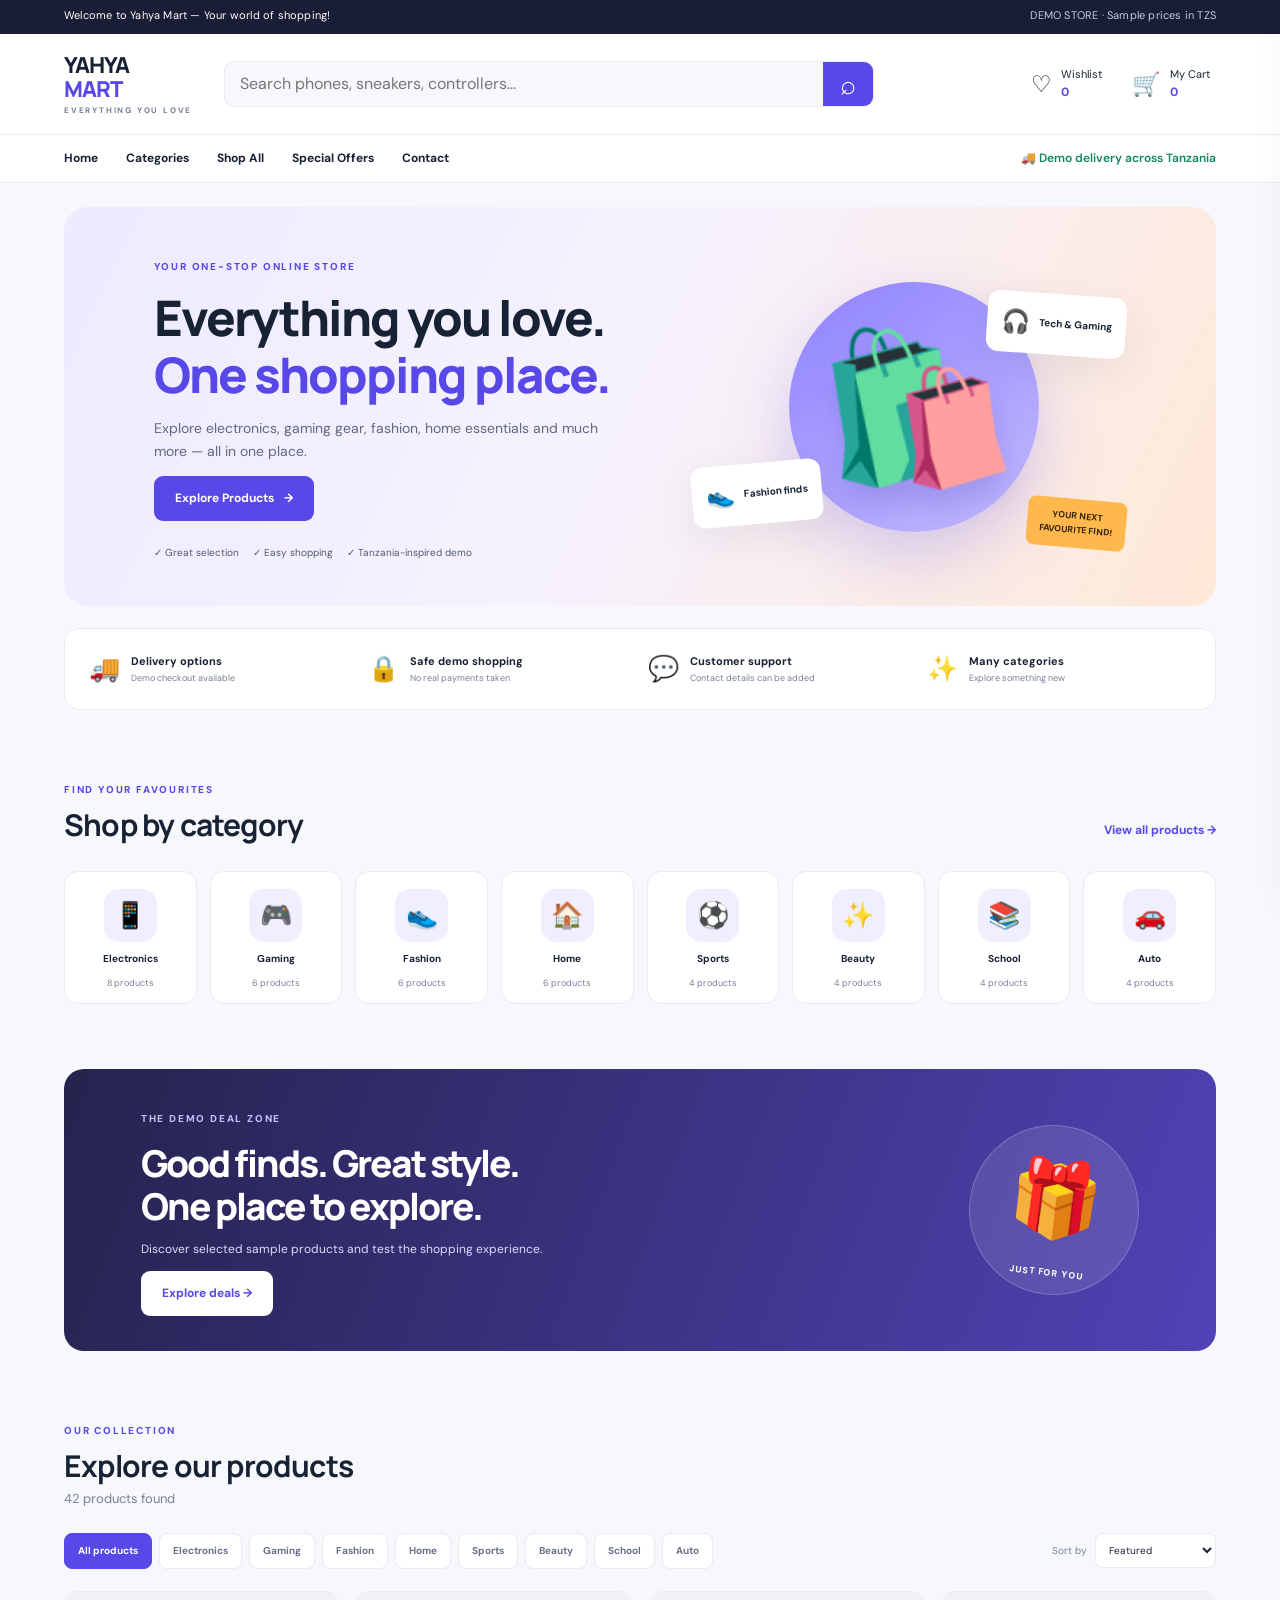
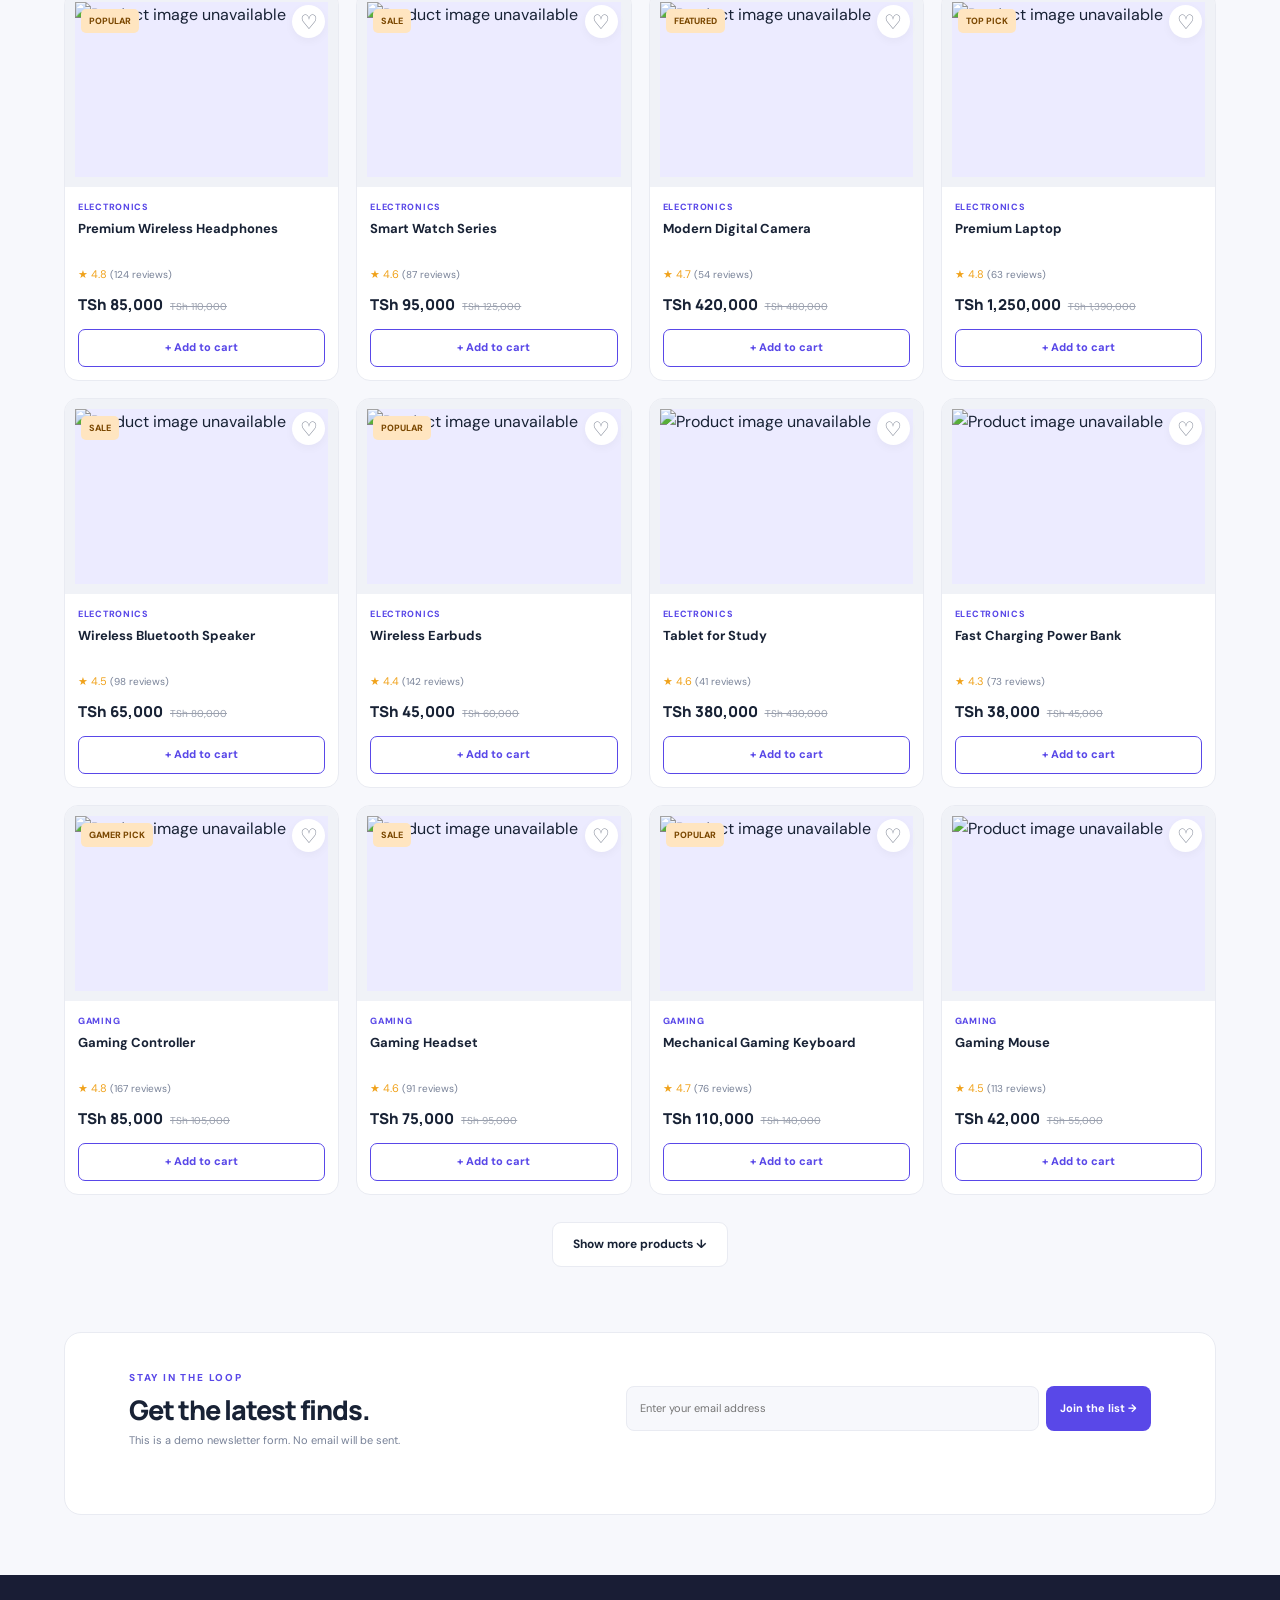
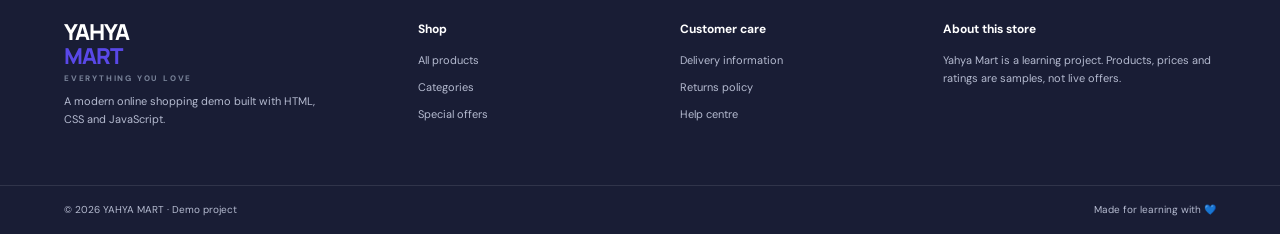
<file: index.html>
<!DOCTYPE html>
<html lang="en">
<head>
    <meta charset="UTF-8">
    <meta name="viewport" content="width=device-width, initial-scale=1.0">
    <meta name="description" content="Shop electronics, gaming, fashion, home essentials and more at Yahya Mart.">
    <title>YAHYA MART | Everything You Love</title>
    <link rel="stylesheet" href="style.css">
    <script src="script.js" defer></script>
</head>
<body>
    <div class="top-strip">
        Welcome to Yahya Mart — Your world of shopping!
        <span>DEMO STORE · Sample prices in TZS</span>
    </div>

    <header class="site-header">
        <a class="logo" href="#home">YAHYA<span>MART</span><small>EVERYTHING YOU LOVE</small></a>

        <form class="search-box" id="searchForm">
            <input id="searchInput" type="search" placeholder="Search phones, sneakers, controllers..." aria-label="Search products">
            <button type="submit" aria-label="Search">⌕</button>
        </form>

        <div class="header-actions">
            <button class="header-action" id="wishlistButton" type="button">
                <span>♡</span><small>Wishlist <b id="wishlistCount">0</b></small>
            </button>
            <button class="header-action" id="cartButton" type="button">
                <span>🛒</span><small>My Cart <b id="cartCount">0</b></small>
            </button>
        </div>
    </header>

    <nav class="main-nav">
        <a href="#home">Home</a>
        <a href="#categories">Categories</a>
        <a href="#products">Shop All</a>
        <a href="#deals">Special Offers</a>
        <a href="#footer">Contact</a>
        <span>🚚 Demo delivery across Tanzania</span>
    </nav>

    <main id="home">
        <section class="hero">
            <div class="hero-copy">
                <span class="eyebrow">YOUR ONE-STOP ONLINE STORE</span>
                <h1>Everything you love.<br><span>One shopping place.</span></h1>
                <p>Explore electronics, gaming gear, fashion, home essentials and much more — all in one place.</p>
                <a class="primary-button" href="#products">Explore Products <span>→</span></a>
                <div class="hero-benefits">
                    <span>✓ Great selection</span>
                    <span>✓ Easy shopping</span>
                    <span>✓ Tanzania-inspired demo</span>
                </div>
            </div>
            <div class="hero-art">
                <div class="hero-circle"></div>
                <div class="floating-card card-one">🎧<span>Tech & Gaming</span></div>
                <div class="floating-card card-two">👟<span>Fashion finds</span></div>
                <div class="hero-emoji">🛍️</div>
                <div class="hero-tag">YOUR NEXT<br>FAVOURITE FIND!</div>
            </div>
        </section>

        <section class="trust-row">
            <div><span>🚚</span><p><b>Delivery options</b><small>Demo checkout available</small></p></div>
            <div><span>🔒</span><p><b>Safe demo shopping</b><small>No real payments taken</small></p></div>
            <div><span>💬</span><p><b>Customer support</b><small>Contact details can be added</small></p></div>
            <div><span>✨</span><p><b>Many categories</b><small>Explore something new</small></p></div>
        </section>

        <section class="section" id="categories">
            <div class="section-heading">
                <div><span class="eyebrow">FIND YOUR FAVOURITES</span><h2>Shop by category</h2></div>
                <button class="text-button" id="allCategoriesButton" type="button">View all products →</button>
            </div>
            <div class="category-grid" id="categoryGrid"></div>
        </section>

        <section class="deal-banner" id="deals">
            <div>
                <span class="eyebrow">THE DEMO DEAL ZONE</span>
                <h2>Good finds. Great style.<br>One place to explore.</h2>
                <p>Discover selected sample products and test the shopping experience.</p>
                <button class="light-button" id="dealsButton" type="button">Explore deals →</button>
            </div>
            <div class="deal-visual">🎁<span>JUST FOR YOU</span></div>
        </section>

        <section class="section" id="products">
            <div class="section-heading">
                <div><span class="eyebrow">OUR COLLECTION</span><h2 id="productHeading">Explore our products</h2><p class="muted" id="resultCount"></p></div>
            </div>

            <div class="shop-controls">
                <div class="filter-tabs" id="filterTabs">
                    <button class="filter-tab active" data-category="All" type="button">All products</button>
                    <button class="filter-tab" data-category="Electronics" type="button">Electronics</button>
                    <button class="filter-tab" data-category="Gaming" type="button">Gaming</button>
                    <button class="filter-tab" data-category="Fashion" type="button">Fashion</button>
                    <button class="filter-tab" data-category="Home" type="button">Home</button>
                    <button class="filter-tab" data-category="Sports" type="button">Sports</button>
                    <button class="filter-tab" data-category="Beauty" type="button">Beauty</button>
                    <button class="filter-tab" data-category="School" type="button">School</button>
                    <button class="filter-tab" data-category="Auto" type="button">Auto</button>
                </div>

                <div class="sort-control">
                    <label for="sortSelect">Sort by</label>
                    <select id="sortSelect">
                        <option value="featured">Featured</option>
                        <option value="low">Price: low to high</option>
                        <option value="high">Price: high to low</option>
                        <option value="rating">Top rated</option>
                        <option value="name">Name: A–Z</option>
                    </select>
                </div>
            </div>

            <div class="product-grid" id="productGrid"></div>
            <div class="empty-state hidden" id="emptyState">
                <span>🔎</span><h3>No products found</h3><p>Try another search or category.</p>
                <button class="primary-button" id="resetFiltersButton" type="button">Show all products</button>
            </div>
            <button class="outline-button load-more-button" id="loadMoreButton" type="button">Show more products ↓</button>
        </section>

        <section class="newsletter">
            <div><span class="eyebrow">STAY IN THE LOOP</span><h2>Get the latest finds.</h2><p>This is a demo newsletter form. No email will be sent.</p></div>
            <form id="newsletterForm"><input type="email" id="newsletterEmail" placeholder="Enter your email address" required><button type="submit">Join the list →</button></form>
            <p class="newsletter-status" id="newsletterStatus" role="status"></p>
        </section>
    </main>

    <footer id="footer">
        <div class="footer-main">
            <div class="footer-brand">
                <a class="logo" href="#home">YAHYA<span>MART</span><small>EVERYTHING YOU LOVE</small></a>
                <p>A modern online shopping demo built with HTML, CSS and JavaScript.</p>
            </div>
            <div><h3>Shop</h3><a href="#products">All products</a><a href="#categories">Categories</a><a href="#deals">Special offers</a></div>
            <div><h3>Customer care</h3><a href="#footer">Delivery information</a><a href="#footer">Returns policy</a><a href="#footer">Help centre</a></div>
            <div><h3>About this store</h3><p>Yahya Mart is a learning project. Products, prices and ratings are samples, not live offers.</p></div>
        </div>
        <div class="footer-bottom"><span>© 2026 YAHYA MART · Demo project</span><span>Made for learning with 💙</span></div>
    </footer>

    <!-- Shopping cart drawer -->
    <div class="overlay" id="cartOverlay"></div>
    <aside class="side-drawer" id="cartDrawer" aria-label="Shopping cart" aria-hidden="true">
        <div class="drawer-heading"><div><span class="eyebrow">YOUR SHOPPING</span><h2>My cart <span id="drawerCartCount">(0)</span></h2></div><button class="close-button" data-close="cart" type="button" aria-label="Close cart">×</button></div>
        <div class="drawer-items" id="cartItems"></div>
        <div class="cart-footer">
            <div class="total-line"><span>Subtotal</span><strong id="cartSubtotal">TZS 0</strong></div>
            <p class="muted">Delivery is estimated during demo checkout.</p>
            <button class="primary-button full-button" id="checkoutButton" type="button">Proceed to checkout →</button>
            <button class="outline-button full-button" id="continueShoppingButton" type="button">Continue shopping</button>
        </div>
    </aside>

    <!-- Product details modal -->
    <div class="modal-overlay" id="productModal" role="dialog" aria-modal="true" aria-labelledby="modalTitle">
        <div class="modal-card product-modal-card">
            <button class="close-button modal-close" data-close="product" type="button" aria-label="Close">×</button>
            <div id="productModalContent"></div>
        </div>
    </div>

    <!-- Checkout modal -->
    <div class="modal-overlay" id="checkoutModal" role="dialog" aria-modal="true" aria-labelledby="checkoutTitle">
        <div class="modal-card checkout-card">
            <button class="close-button modal-close" data-close="checkout" type="button" aria-label="Close">×</button>
            <span class="eyebrow">DEMO ORDER</span>
            <h2 id="checkoutTitle">Checkout</h2>
            <p class="muted">Enter sample details to test the checkout flow. Do not enter sensitive or real payment information.</p>
            <form id="checkoutForm">
                <div class="form-row"><div class="form-group"><label for="customerName">Full name</label><input id="customerName" name="name" required minlength="2" placeholder="Your name"></div><div class="form-group"><label for="customerPhone">Phone number</label><input id="customerPhone" name="phone" type="tel" required placeholder="07XX XXX XXX"></div></div>
                <div class="form-group"><label for="customerEmail">Email address</label><input id="customerEmail" name="email" type="email" required placeholder="you@example.com"></div>
                <div class="form-row"><div class="form-group"><label for="customerRegion">Region</label><select id="customerRegion" name="region" required><option value="">Choose region</option><option>Dar es Salaam</option><option>Dodoma</option><option>Mbeya</option><option>Rukwa</option><option>Arusha</option><option>Mwanza</option><option>Morogoro</option><option>Iringa</option><option>Kilimanjaro</option><option>Other Tanzania region</option></select></div><div class="form-group"><label for="deliveryMethod">Delivery method</label><select id="deliveryMethod" name="delivery" required><option value="Standard delivery">Standard delivery</option><option value="Express delivery">Express delivery (demo)</option><option value="Pickup">Pickup (demo)</option></select></div></div>
                <div class="form-group"><label for="deliveryAddress">Delivery address</label><textarea id="deliveryAddress" name="address" rows="3" required minlength="5" placeholder="Enter a sample delivery address"></textarea></div>
                <div class="checkout-summary"><span>Order subtotal</span><strong id="checkoutSubtotal">TZS 0</strong></div>
                <div class="demo-warning">🔒 Demo only: no payment is collected and no real order is sent.</div>
                <button class="primary-button full-button" type="submit">Place demo order →</button>
            </form>
        </div>
    </div>

    <!-- Order confirmation -->
    <div class="modal-overlay" id="successModal" role="dialog" aria-modal="true" aria-labelledby="successTitle">
        <div class="modal-card success-card">
            <div class="success-icon">✓</div><span class="eyebrow">DEMO COMPLETE</span>
            <h2 id="successTitle">Order placed!</h2>
            <p id="successMessage">Your sample order has been created in this browser.</p>
            <div class="order-number" id="orderNumber"></div>
            <button class="primary-button full-button" id="finishOrderButton" type="button">Back to store</button>
        </div>
    </div> 

  <div class="toast" id="toast" role="status" aria-live="polite"></div>
  <script src="stock-checkout.js"></script>
</body>
</html>
</file>
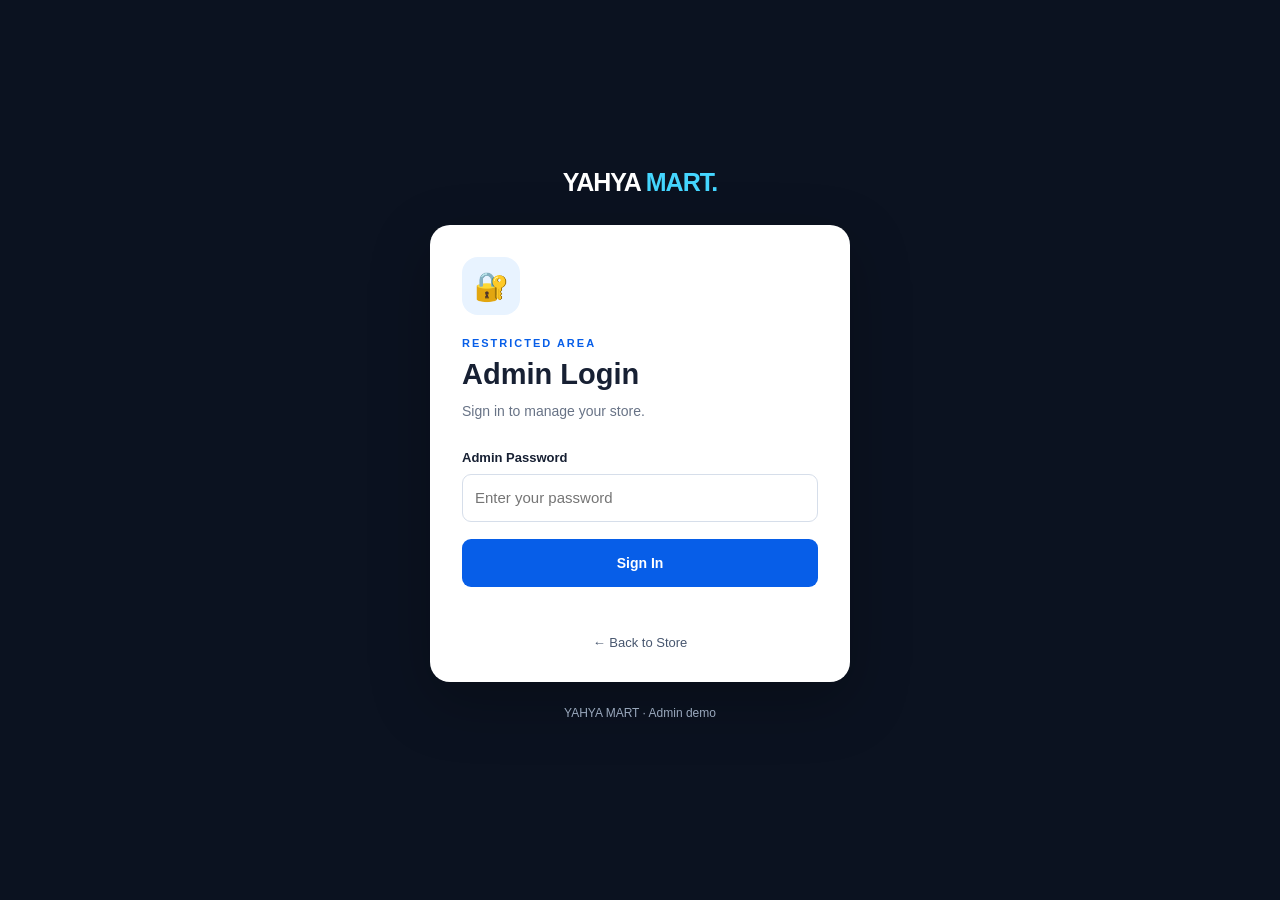
<file: admin-login.html>
<!DOCTYPE html>
<html lang="en">
<head>
    <meta charset="UTF-8">
    <meta name="viewport" content="width=device-width, initial-scale=1.0">
    <title>Admin Login | YAHYA MART</title>
    <link rel="stylesheet" href="admin-login.css">
    <script src="admin-login.js" defer></script>
</head>
<body>
    <main class="login-page">
        <a href="index.html" class="brand">YAHYA <span>MART.</span></a>

        <section class="login-card">
            <div class="lock-icon">🔐</div>
            <p class="eyebrow">RESTRICTED AREA</p>
            <h1>Admin Login</h1>
            <p class="subtitle">Sign in to manage your store.</p>

            <form id="loginForm">
                <label for="adminPassword">Admin Password</label>
                <input
                    type="password"
                    id="adminPassword"
                    placeholder="Enter your password"
                    autocomplete="current-password"
                    required
                >

                <button type="submit" id="loginButton">Sign In</button>
                <p id="loginMessage" role="status"></p>
            </form>

            <a href="index.html" class="back-link">← Back to Store</a>
        </section>

        <p class="footer-note">YAHYA MART · Admin demo</p>
    </main>
</body>
</html>
</file>
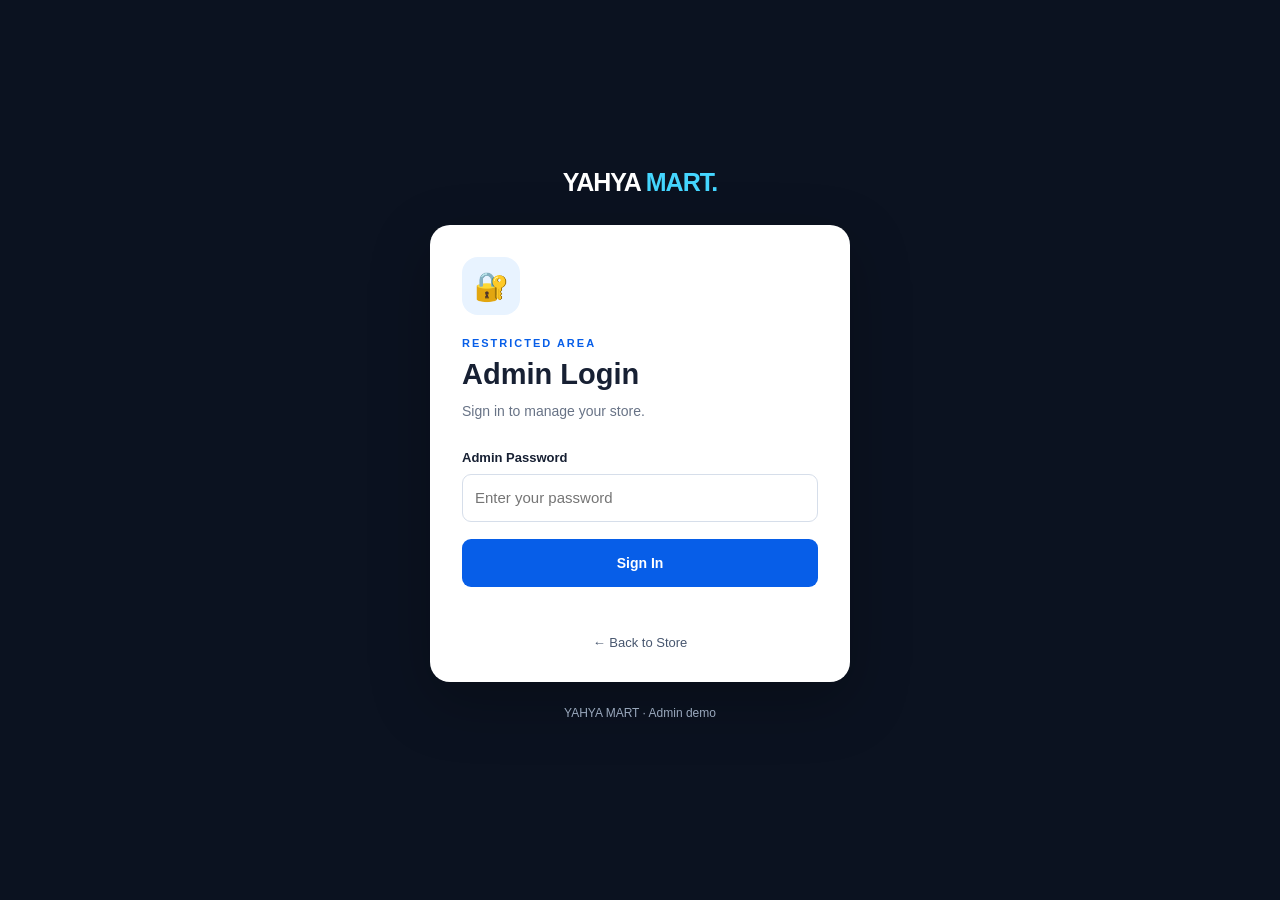
<file: admin.html>
<!DOCTYPE html>
<html lang="en">
<head>
    <meta charset="UTF-8">
    <meta name="viewport" content="width=device-width, initial-scale=1.0">
    <title>YAHYA MART | Admin Dashboard</title><script>
    if (sessionStorage.getItem("yahyaMartDemoAdminLoggedIn") !== "true") {
        window.location.replace("admin-login.html");
    }
</script>
    <link rel="stylesheet" href="admin.css">
    <script src="admin.js" defer></script>
</head>
<body>

    <header class="topbar">
        <a href="index.html" class="brand">YAHYA <span>MART.</span></a>
        <div class="topbar-right">
    <span class="admin-label">Admin Dashboard</span>
    <a href="index.html" class="store-link">View Store ↗</a>
    <button type="button" id="logoutButton" class="logout-button">
        Logout
    </button>
</div>

    <main class="container">
        <section class="welcome">
            <div>
                <p class="eyebrow">STORE MANAGEMENT</p>
                <h1>Dashboard</h1>
                <p class="muted">Manage products and view demo orders.</p>
            </div>
            <span class="demo-badge">DEMO MODE</span>
        </section>

        <section class="stats-grid">
            <article class="stat-card">
                <span>Total Admin Products</span>
                <strong id="totalProducts">0</strong>
            </article>
            <article class="stat-card">
                <span>Total Demo Orders</span>
                <strong id="totalOrders">0</strong>
            </article>
            <article class="stat-card">
                <span>Pending Orders</span>
                <strong id="pendingOrders">0</strong>
            </article>
        </section>

        <section class="panel" id="productEditor">
            <div class="panel-heading">
                <div>
                    <h2 id="formHeading">Add New Product</h2>
                    <p class="muted">Choose a picture from your computer.</p>
                </div>
            </div>

            <form id="productForm">
                <input type="hidden" id="productId">

                <div class="form-grid">
                    <div class="field">
                        <label for="productName">Product Name *</label>
                        <input
                            type="text"
                            id="productName"
                            placeholder="e.g. Wireless Controller"
                            maxlength="100"
                            required
                        >
                    </div>

                    <div class="field">
                        <label for="productCategory">Category *</label>
                        <select id="productCategory" required>
                            <option value="">Choose category</option>
                            <option value="Phones">Phones</option>
                            <option value="Computers">Computers</option>
                            <option value="Gaming">Gaming</option>
                            <option value="Accessories">Accessories</option>
                            <option value="Electronics">Electronics</option>
                            <option value="Fashion">Fashion</option>
                            <option value="Home">Home</option>
                            <option value="Other">Other</option>
                        </select>
                    </div>

                    <div class="field">
                        <label for="productPrice">Price (TZS) *</label>
                        <input
                            type="number"
                            id="productPrice"
                            placeholder="e.g. 85000"
                            min="1"
                            step="1"
                            required
                        >
                    </div>

                    <div class="field">
                        <label for="productImage">Product Picture</label>
                        <input
                            type="file"
                            id="productImage"
                            accept="image/jpeg,image/png,image/webp,image/gif"
                        >
                        <small>Choose an image from your computer. Maximum file size: 8 MB.</small>
                    </div>
                </div>

                <div class="image-preview-box">
                    <p>Image Preview</p>
                    <img id="imagePreview" alt="Selected product preview" hidden>
                    <span id="previewPlaceholder">No picture selected yet</span>
                </div>

                <p id="formMessage" class="form-message" role="status"></p>

                <div class="form-actions">
                    <button type="submit" class="primary-button" id="saveProduct">
                        Add Product
                    </button>
                    <button type="button" class="secondary-button" id="cancelEdit" hidden>
                        Cancel Edit
                    </button>
                </div>
            </form>
        </section>

        <section class="panel">
            <div class="panel-heading">
                <div>
                    <h2>Manage Products</h2>
                    <p class="muted">Edit or delete products created in this dashboard.</p>
                </div>
            </div>

            <div class="table-wrap">
                <table>
                    <thead>
                        <tr>
                            <th>Product</th>
                            <th>Category</th>
                            <th>Price</th>
                            <th>Actions</th>
                        </tr>
                    </thead>
                    <tbody id="productTable">
                        <tr>
                            <td colspan="4" class="empty-message">Loading products...</td>
                        </tr>
                    </tbody>
                </table>
            </div>
        </section>

        <section class="panel">
            <div class="panel-heading">
                <div>
                    <h2>Customer Orders</h2>
                    <p class="muted">Demo orders saved by the store in this browser.</p>
                </div>
            </div>

            <div class="table-wrap">
                <table>
                    <thead>
                        <tr>
                            <th>Order ID</th>
                            <th>Customer</th>
                            <th>Total</th>
                            <th>Status</th>
                        </tr>
                    </thead>
                    <tbody id="orderTable">
                        <tr>
                            <td colspan="4" class="empty-message">Loading orders...</td>
                        </tr>
                    </tbody>
                </table>
            </div>
        </section>

        <footer class="footer">
            YAHYA MART Admin · Learning project · Demo only
        </footer>
    </main>
<section class="stock-panel" id="stockPanel">
    <h2>📦 Stock Management</h2>
    <p>Manage the quantity of your store products.</p>

    <div class="stock-summary">
        <div class="stock-card">
            <span>Total Products</span>
            <strong id="stockTotal">0</strong>
        </div>

        <div class="stock-card">
            <span>Low Stock</span>
            <strong id="stockLow">0</strong>
        </div>

        <div class="stock-card">
            <span>Out of Stock</span>
            <strong id="stockOut">0</strong>
        </div>
    </div>

    <div class="stock-table-wrap">
        <table class="stock-table">
            <thead>
                <tr>
                    <th>Product</th>
                    <th>Price (TZS)</th>
                    <th>Quantity</th>
                    <th>Status</th>
                    <th>Action</th>
                </tr>
            </thead>

            <tbody id="stockTableBody"></tbody>
        </table>
    </div>

    <p id="stockMessage" role="status"></p>
</section>

<script src="stock.js" defer></script>
</body>
</html>
</file>
<file: style.css>
@import url('https://fonts.googleapis.com/css2?family=DM+Sans:wght@400;500;600;700&family=Manrope:wght@400;500;600;700;800&display=swap');

:root {
    --bg: #f7f8fc;
    --surface: #ffffff;
    --text: #182235;
    --muted: #778197;
    --primary: #5948e8;
    --primary-dark: #4233c5;
    --accent: #ffb84d;
    --border: #e9ebf2;
    --success: #13875b;
    --shadow: 0 12px 40px rgba(24, 34, 53, .08);
    --radius: 18px;
}

* { box-sizing: border-box; }
html { scroll-behavior: smooth; scroll-padding-top: 100px; }
body {
    margin: 0;
    background: var(--bg);
    color: var(--text);
    font-family: 'DM Sans', sans-serif;
    line-height: 1.6;
}
body.no-scroll { overflow: hidden; }
button, input, select, textarea { font: inherit; }
button, a { -webkit-tap-highlight-color: transparent; }
button { cursor: pointer; }
a { color: inherit; text-decoration: none; }
img { display: block; max-width: 100%; }
button:focus-visible, a:focus-visible, input:focus-visible,
select:focus-visible, textarea:focus-visible {
    outline: 3px solid #a6a0ff;
    outline-offset: 3px;
}
.hidden { display: none !important; }
.muted { color: var(--muted); font-size: 13px; }
.top-strip {
    min-height: 34px;
    padding: 7px 5%;
    display: flex;
    justify-content: space-between;
    gap: 12px;
    background: #191d35;
    color: white;
    font-size: 11px;
    letter-spacing: .2px;
}
.top-strip span { color: #c8c9e8; }

.site-header {
    padding: 19px 5%;
    display: flex;
    align-items: center;
    gap: 32px;
    background: var(--surface);
}
.logo {
    flex-shrink: 0;
    display: inline-flex;
    flex-direction: column;
    color: var(--text);
    font-family: 'Manrope', sans-serif;
    font-weight: 800;
    font-size: 22px;
    letter-spacing: -1px;
    line-height: 1.1;
}
.logo span { color: var(--primary); }
.logo small {
    margin-top: 5px;
    font-family: 'DM Sans', sans-serif;
    font-size: 8px;
    letter-spacing: 1.8px;
    color: var(--muted);
}
.search-box {
    display: flex;
    flex: 1;
    max-width: 650px;
    height: 46px;
    overflow: hidden;
    border: 1px solid var(--border);
    border-radius: 10px;
    background: var(--bg);
}
.search-box input {
    min-width: 0;
    flex: 1;
    padding: 0 15px;
    border: 0;
    outline: none;
    background: transparent;
    color: var(--text);
}
.search-box input:focus-visible { outline: none; }
.search-box button {
    width: 50px;
    border: 0;
    background: var(--primary);
    color: white;
    font-size: 27px;
}
.header-actions { display: flex; gap: 18px; margin-left: auto; }
.header-action {
    display: flex;
    align-items: center;
    gap: 9px;
    border: 0;
    background: transparent;
    color: var(--text);
    text-align: left;
}
.header-action > span { font-size: 23px; }
.header-action small { display: flex; flex-direction: column; font-size: 11px; }
.header-action b { color: var(--primary); font-size: 12px; }

.main-nav {
    min-height: 49px;
    padding: 0 5%;
    display: flex;
    align-items: center;
    gap: 28px;
    background: var(--surface);
    border-top: 1px solid var(--border);
    border-bottom: 1px solid var(--border);
    font-size: 12px;
    font-weight: 700;
}
.main-nav a:hover { color: var(--primary); }
.main-nav > span { margin-left: auto; color: var(--success); font-weight: 600; }

.hero {
    margin: 24px 5% 0;
    min-height: 390px;
    display: grid;
    grid-template-columns: 1.1fr .9fr;
    align-items: center;
    gap: 30px;
    padding: 45px 7%;
    overflow: hidden;
    position: relative;
    border-radius: 24px;
    background: linear-gradient(115deg, #ecebff 0%, #f6f2ff 48%, #ffe8d7 100%);
}
.hero-copy { position: relative; z-index: 2; }
.eyebrow {
    display: inline-block;
    color: var(--primary);
    font-size: 10px;
    font-weight: 800;
    letter-spacing: 1.8px;
}
.hero h1, .deal-banner h2, .newsletter h2 {
    margin: 12px 0;
    font-family: 'Manrope', sans-serif;
    font-size: clamp(30px, 4vw, 49px);
    font-weight: 800;
    line-height: 1.16;
    letter-spacing: -2px;
}
.hero h1 span { color: var(--primary); }
.hero-copy > p { max-width: 470px; color: #606981; font-size: 14px; }
.primary-button, .outline-button, .light-button {
    min-height: 44px;
    display: inline-flex;
    justify-content: center;
    align-items: center;
    gap: 10px;
    padding: 12px 20px;
    border-radius: 9px;
    border: 1px solid transparent;
    font-size: 12px;
    font-weight: 700;
    transition: transform .2s, background .2s;
}
.primary-button { background: var(--primary); color: white; }
.primary-button:hover { background: var(--primary-dark); transform: translateY(-2px); }
.outline-button { background: var(--surface); color: var(--text); border-color: var(--border); }
.outline-button:hover { border-color: var(--primary); color: var(--primary); }
.light-button { background: white; color: var(--primary); }
.hero-benefits { display: flex; flex-wrap: wrap; gap: 14px; margin-top: 24px; color: #505a70; font-size: 10px; }
.hero-art { min-height: 285px; position: relative; display: grid; place-items: center; }
.hero-circle {
    width: 250px;
    height: 250px;
    border-radius: 50%;
    background: linear-gradient(145deg, #8f83ff, #c2baff);
    box-shadow: 0 25px 65px #7966e44a;
}
.hero-emoji {
    position: absolute;
    font-size: clamp(100px, 15vw, 155px);
    filter: drop-shadow(0 18px 14px #4538a533);
    transform: rotate(-8deg);
}
.floating-card {
    position: absolute;
    z-index: 2;
    display: flex;
    align-items: center;
    gap: 9px;
    padding: 12px 14px;
    background: white;
    border-radius: 12px;
    box-shadow: var(--shadow);
    font-size: 23px;
}
.floating-card span { font-size: 10px; font-weight: 700; }
.card-one { top: 30px; right: 0; transform: rotate(4deg); }
.card-two { bottom: 25px; left: -10px; transform: rotate(-5deg); }
.hero-tag {
    position: absolute;
    bottom: 2px;
    right: 0;
    padding: 10px 13px;
    border-radius: 8px;
    background: #ffb84d;
    color: #3b2a0a;
    font-size: 9px;
    font-weight: 800;
    text-align: center;
    transform: rotate(5deg);
}

.trust-row {
    margin: 22px 5% 0;
    padding: 20px 24px;
    display: grid;
    grid-template-columns: repeat(4, 1fr);
    gap: 15px;
    background: var(--surface);
    border: 1px solid var(--border);
    border-radius: 15px;
}
.trust-row > div { display: flex; align-items: center; gap: 11px; }
.trust-row > div > span { font-size: 25px; }
.trust-row p { display: flex; flex-direction: column; margin: 0; }
.trust-row b { font-size: 11px; }
.trust-row small { color: var(--muted); font-size: 9px; }

.section { margin: 65px 5%; }
.section-heading { display: flex; justify-content: space-between; align-items: end; gap: 15px; margin-bottom: 23px; }
.section-heading h2, .drawer-heading h2, .checkout-card h2, .success-card h2 {
    margin: 4px 0;
    font-family: 'Manrope', sans-serif;
    font-size: clamp(23px, 3vw, 30px);
    line-height: 1.3;
    letter-spacing: -.8px;
}
.section-heading p { margin: 3px 0 0; }
.text-button { padding: 8px 0; border: 0; background: transparent; color: var(--primary); font-size: 12px; font-weight: 700; }

.category-grid { display: grid; grid-template-columns: repeat(8, minmax(0, 1fr)); gap: 13px; }
.category-card {
    min-width: 0;
    padding: 17px 8px 13px;
    display: flex;
    flex-direction: column;
    align-items: center;
    gap: 9px;
    background: var(--surface);
    border: 1px solid var(--border);
    border-radius: 14px;
    color: var(--text);
    transition: transform .2s, border-color .2s, box-shadow .2s;
}
.category-card:hover, .category-card.selected {
    transform: translateY(-4px);
    border-color: #b4adff;
    box-shadow: 0 10px 25px #5948e811;
}
.category-icon {
    width: 53px;
    height: 53px;
    display: grid;
    place-items: center;
    border-radius: 15px;
    background: #f0efff;
    font-size: 26px;
}
.category-card strong { font-size: 10px; text-align: center; }
.category-card small { color: var(--muted); font-size: 9px; }

.deal-banner {
    margin: 0 5%;
    padding: 35px 6%;
    min-height: 240px;
    display: flex;
    justify-content: space-between;
    align-items: center;
    gap: 30px;
    overflow: hidden;
    position: relative;
    border-radius: 20px;
    background: linear-gradient(110deg, #25234d, #5142b6);
    color: white;
}
.deal-banner .eyebrow { color: #c4bdff; }
.deal-banner h2 { font-size: clamp(25px, 3vw, 37px); }
.deal-banner p { color: #dedbff; font-size: 12px; }
.deal-visual {
    width: 170px;
    height: 170px;
    flex-shrink: 0;
    display: flex;
    flex-direction: column;
    align-items: center;
    justify-content: center;
    gap: 6px;
    border-radius: 50%;
    background: #ffffff1c;
    border: 1px solid #ffffff33;
    font-size: 75px;
    transform: rotate(7deg);
}
.deal-visual span { font-size: 9px; font-weight: 800; letter-spacing: 1px; }

.shop-controls { display: flex; align-items: center; justify-content: space-between; gap: 15px; margin-bottom: 22px; }
.filter-tabs { display: flex; flex-wrap: wrap; gap: 7px; }
.filter-tab {
    padding: 9px 13px;
    border: 1px solid var(--border);
    border-radius: 8px;
    background: var(--surface);
    color: #687187;
    font-size: 10px;
    font-weight: 700;
}
.filter-tab:hover, .filter-tab.active { background: var(--primary); border-color: var(--primary); color: white; }
.sort-control { display: flex; align-items: center; gap: 8px; flex-shrink: 0; }
.sort-control label { color: var(--muted); font-size: 10px; }
.sort-control select { padding: 9px; border: 1px solid var(--border); border-radius: 8px; background: var(--surface); color: var(--text); font-size: 10px; }

.product-grid { display: grid; grid-template-columns: repeat(4, minmax(0, 1fr)); gap: 17px; }
.product-card {
    min-width: 0;
    overflow: hidden;
    position: relative;
    display: flex;
    flex-direction: column;
    border: 1px solid var(--border);
    border-radius: 14px;
    background: var(--surface);
    transition: transform .2s, box-shadow .2s;
}
.product-card:hover { transform: translateY(-4px); box-shadow: var(--shadow); }
.product-image-wrap { position: relative; padding: 10px; background: #f0f2f7; }
.product-image {
    width: 100%;
    height: 175px;
    object-fit: contain;
    mix-blend-mode: multiply;
    cursor: pointer;
}
.product-badge {
    position: absolute;
    top: 17px;
    left: 16px;
    padding: 5px 8px;
    border-radius: 5px;
    background: #ffe5c0;
    color: #7a4700;
    font-size: 9px;
    font-weight: 800;
}
.wishlist-toggle {
    position: absolute;
    top: 13px;
    right: 13px;
    width: 33px;
    height: 33px;
    display: grid;
    place-items: center;
    border: 0;
    border-radius: 50%;
    background: white;
    color: #7a8191;
    font-size: 20px;
    box-shadow: 0 3px 10px #0000000a;
}
.wishlist-toggle.active { color: #e63b68; }
.product-info { flex: 1; padding: 13px; display: flex; flex-direction: column; }
.product-category { color: var(--primary); font-size: 9px; font-weight: 800; text-transform: uppercase; letter-spacing: .7px; }
.product-name { min-height: 42px; margin: 5px 0; font-size: 13px; font-weight: 700; line-height: 1.5; cursor: pointer; }
.product-name:hover { color: var(--primary); }
.product-rating { color: #f0a21b; font-size: 11px; }
.product-rating span { color: var(--muted); font-size: 10px; }
.product-price-row { display: flex; flex-wrap: wrap; align-items: baseline; gap: 7px; margin: 9px 0 12px; }
.product-price { font-family: 'Manrope', sans-serif; font-size: 15px; font-weight: 800; }
.old-price { color: #9aa0ae; font-size: 10px; text-decoration: line-through; }
.add-cart-button { width: 100%; margin-top: auto; min-height: 38px; padding: 9px; border: 1px solid var(--primary); border-radius: 7px; background: white; color: var(--primary); font-size: 11px; font-weight: 800; }
.add-cart-button:hover { background: var(--primary); color: white; }
.empty-state { padding: 45px 15px; text-align: center; }
.empty-state > span { font-size: 45px; }
.empty-state h3 { margin-bottom: 5px; }
.empty-state p { color: var(--muted); font-size: 13px; }
.load-more-button { display: flex; margin: 27px auto 0; }

.newsletter {
    margin: 0 5% 60px;
    padding: 30px 5%;
    display: grid;
    grid-template-columns: 1fr 1.1fr;
    align-items: center;
    gap: 20px;
    position: relative;
    border: 1px solid var(--border);
    border-radius: 17px;
    background: var(--surface);
}
.newsletter h2 { margin: 6px 0; font-size: 27px; letter-spacing: -1px; }
.newsletter p { margin: 5px 0; color: var(--muted); font-size: 11px; }
.newsletter form { display: flex; gap: 7px; }
.newsletter input { min-width: 0; flex: 1; padding: 13px; border: 1px solid var(--border); border-radius: 8px; background: var(--bg); color: var(--text); font-size: 11px; }
.newsletter form button { padding: 11px 14px; border: 0; border-radius: 8px; background: var(--primary); color: white; font-size: 11px; font-weight: 700; }
.newsletter-status { grid-column: 2; }

footer { background: #191d35; color: white; }
.footer-main { padding: 45px 5%; display: grid; grid-template-columns: 1.4fr 1fr 1fr 1.2fr; gap: 35px; }
.footer-brand .logo { color: white; }
.footer-brand p, .footer-main > div > p { max-width: 270px; color: #b5bbd0; font-size: 11px; }
.footer-main h3 { margin: 0 0 13px; font-size: 12px; }
.footer-main > div:not(:first-child) > a { display: block; margin: 9px 0; color: #b5bbd0; font-size: 11px; }
.footer-main a:hover { color: white; }
.footer-bottom { padding: 16px 5%; display: flex; justify-content: space-between; gap: 12px; border-top: 1px solid #ffffff1a; color: #b5bbd0; font-size: 10px; }

.overlay, .modal-overlay {
    position: fixed;
    inset: 0;
    z-index: 50;
    background: #10142688;
    opacity: 0;
    visibility: hidden;
    transition: opacity .2s, visibility .2s;
}
.overlay.show, .modal-overlay.show { opacity: 1; visibility: visible; }
.side-drawer {
    position: fixed;
    z-index: 51;
    top: 0;
    right: 0;
    bottom: 0;
    width: min(440px, 100%);
    display: flex;
    flex-direction: column;
    padding: 24px;
    background: var(--surface);
    box-shadow: -10px 0 40px #00000014;
    transform: translateX(105%);
    transition: transform .25s;
}
.side-drawer.open { transform: translateX(0); }
.drawer-heading { display: flex; align-items: center; justify-content: space-between; gap: 12px; padding-bottom: 16px; border-bottom: 1px solid var(--border); }
.drawer-heading h2 { font-size: 23px; }
.close-button { width: 36px; height: 36px; display: grid; place-items: center; flex-shrink: 0; border: 0; border-radius: 50%; background: #f0f1f7; color: var(--text); font-size: 25px; }
.drawer-items { flex: 1; overflow-y: auto; padding: 10px 0; }
.cart-item { display: grid; grid-template-columns: 75px 1fr auto; gap: 12px; padding: 14px 0; border-bottom: 1px solid var(--border); }
.cart-item img { width: 75px; height: 80px; object-fit: contain; border-radius: 8px; background: #f0f2f7; mix-blend-mode: multiply; }
.cart-item h3 { margin: 2px 0 5px; font-size: 12px; }
.cart-item-price { color: var(--primary); font-size: 12px; font-weight: 800; }
.quantity-control { display: inline-flex; align-items: center; gap: 11px; margin-top: 9px; border: 1px solid var(--border); border-radius: 6px; }
.quantity-control button { width: 27px; height: 27px; border: 0; background: transparent; color: var(--text); }
.quantity-control span { min-width: 12px; text-align: center; font-size: 11px; }
.remove-item { align-self: start; border: 0; background: transparent; color: #e05265; font-size: 18px; }
.cart-footer { padding-top: 17px; border-top: 1px solid var(--border); }
.total-line, .checkout-summary { display: flex; justify-content: space-between; align-items: center; gap: 12px; }
.total-line strong, .checkout-summary strong { font-size: 18px; }
.full-button { width: 100%; margin-top: 10px; }
.cart-empty { padding: 35px 10px; text-align: center; color: var(--muted); }
.cart-empty span { font-size: 45px; }

.modal-overlay { z-index: 60; display: grid; place-items: center; padding: 18px; overflow-y: auto; }
.modal-card { position: relative; width: min(620px, 100%); max-height: calc(100vh - 36px); overflow-y: auto; padding: 30px; border-radius: 18px; background: var(--surface); box-shadow: var(--shadow); }
.modal-close { position: absolute; top: 14px; right: 14px; z-index: 2; }
.product-modal-card { width: min(800px, 100%); }
.modal-product-layout { display: grid; grid-template-columns: 1fr 1fr; align-items: center; gap: 27px; padding-top: 10px; }
.modal-product-image { width: 100%; height: 300px; object-fit: contain; border-radius: 12px; background: #f0f2f7; mix-blend-mode: multiply; }
.modal-product-copy h2 { margin: 8px 0; font-family: 'Manrope', sans-serif; font-size: 24px; line-height: 1.3; }
.modal-product-copy p { color: var(--muted); font-size: 12px; }
.modal-product-copy .product-price { display: block; margin: 15px 0; font-size: 23px; }
.modal-product-copy .quantity-control { margin: 5px 0 12px; }
.checkout-card { width: min(650px, 100%); }
.checkout-card h2 { margin-top: 7px; }
.checkout-card > p { margin-bottom: 22px; line-height: 1.6; }
.form-row { display: grid; grid-template-columns: 1fr 1fr; gap: 13px; }
.form-group { display: flex; flex-direction: column; gap: 6px; margin-bottom: 14px; }
.form-group label { font-size: 11px; font-weight: 700; }
.form-group input, .form-group select, .form-group textarea {
    width: 100%;
    min-width: 0;
    padding: 11px 12px;
    border: 1px solid var(--border);
    border-radius: 8px;
    background: var(--bg);
    color: var(--text);
    font-size: 12px;
}
.form-group textarea { resize: vertical; }
.checkout-summary { padding: 15px 0; margin-top: 6px; border-top: 1px solid var(--border); }
.demo-warning { margin: 12px 0; padding: 11px; border-radius: 8px; background: #fff4d9; color: #805b0c; font-size: 10px; line-height: 1.5; }
.success-card { max-width: 440px; text-align: center; }
.success-icon { width: 65px; height: 65px; display: grid; place-items: center; margin: 0 auto 15px; border-radius: 50%; background: #dff8ed; color: #13875b; font-size: 35px; }
.success-card p { color: var(--muted); font-size: 13px; }
.order-number { margin: 17px 0; padding: 12px; border: 1px dashed #aaa4f7; border-radius: 8px; background: #f4f2ff; color: var(--primary); font-size: 13px; font-weight: 800; }

.toast {
    position: fixed;
    z-index: 100;
    bottom: 24px;
    left: 50%;
    max-width: calc(100% - 30px);
    padding: 12px 18px;
    border-radius: 10px;
    background: #20263b;
    color: white;
    font-size: 12px;
    text-align: center;
    box-shadow: var(--shadow);
    opacity: 0;
    visibility: hidden;
    transform: translate(-50%, 15px);
    transition: .2s;
}
.toast.show { opacity: 1; visibility: visible; transform: translate(-50%, 0); }

@media (min-width: 1500px) {
    .site-header, .main-nav, .top-strip { padding-left: max(5%, calc((100% - 1400px) / 2)); padding-right: max(5%, calc((100% - 1400px) / 2)); }
    .hero, .trust-row, .section, .deal-banner, .newsletter { max-width: 1400px; margin-left: auto; margin-right: auto; }
    .product-grid { grid-template-columns: repeat(5, minmax(0, 1fr)); }
}

@media (max-width: 1100px) {
    .site-header { gap: 18px; }
    .category-grid { grid-template-columns: repeat(4, minmax(0, 1fr)); }
    .product-grid { grid-template-columns: repeat(3, minmax(0, 1fr)); }
    .main-nav { gap: 17px; }
    .main-nav > span { font-size: 10px; }
    .trust-row { grid-template-columns: repeat(2, 1fr); }
}

@media (max-width: 760px) {
    .top-strip { justify-content: center; text-align: center; font-size: 10px; }
    .top-strip span { display: none; }
    .site-header { padding: 15px 4%; flex-wrap: wrap; gap: 13px; }
    .logo { font-size: 20px; }
    .header-actions { gap: 11px; }
    .header-action { gap: 5px; }
    .header-action small { font-size: 9px; }
    .search-box { order: 3; flex-basis: 100%; max-width: none; height: 42px; }
    .main-nav { padding: 12px 4%; gap: 18px; overflow-x: auto; white-space: nowrap; font-size: 11px; }
    .main-nav > span { display: none; }
    .hero { margin: 15px 4% 0; grid-template-columns: 1fr .7fr; gap: 10px; min-height: 340px; padding: 30px 5%; }
    .hero h1 { font-size: clamp(27px, 5.5vw, 39px); letter-spacing: -1.3px; }
    .hero-copy > p { font-size: 12px; }
    .hero-benefits { gap: 8px; font-size: 9px; }
    .hero-art { min-height: 230px; }
    .hero-circle { width: 175px; height: 175px; }
    .hero-emoji { font-size: 100px; }
    .floating-card { gap: 5px; padding: 8px; font-size: 17px; }
    .floating-card span { font-size: 8px; }
    .trust-row { margin: 15px 4% 0; padding: 15px; gap: 15px 8px; }
    .trust-row > div > span { font-size: 21px; }
    .trust-row b { font-size: 10px; }
    .trust-row small { font-size: 8px; }
    .section { margin: 45px 4%; }
    .category-grid { gap: 9px; }
    .category-card { padding: 13px 5px 10px; }
    .category-icon { width: 45px; height: 45px; font-size: 23px; }
    .category-card strong { font-size: 9px; }
    .deal-banner { margin: 0 4%; padding: 27px 6%; }
    .deal-visual { width: 115px; height: 115px; font-size: 53px; }
    .deal-visual span { font-size: 7px; }
    .shop-controls { flex-direction: column; align-items: stretch; }
    .sort-control { justify-content: flex-end; }
    .product-grid { grid-template-columns: repeat(2, minmax(0, 1fr)); gap: 12px; }
    .product-image { height: 145px; }
    .product-info { padding: 10px; }
    .product-name { font-size: 12px; min-height: 36px; }
    .product-price { font-size: 13px; }
    .newsletter { margin: 0 4% 40px; grid-template-columns: 1fr; padding: 25px; }
    .newsletter-status { grid-column: 1; }
    .footer-main { padding: 35px 5%; grid-template-columns: repeat(2, 1fr); gap: 25px; }
}

@media (max-width: 450px) {
    .hero { grid-template-columns: 1fr; padding: 27px 7%; }
    .hero-art { min-height: 190px; margin-top: 5px; }
    .hero-circle { width: 160px; height: 160px; }
    .hero-emoji { font-size: 95px; }
    .card-one { right: 4px; top: 0; }
    .card-two { left: 0; bottom: 10px; }
    .hero-tag { right: 0; bottom: 0; }
    .section-heading { align-items: start; }
    .section-heading h2 { font-size: 23px; }
    .section-heading .text-button { font-size: 10px; }
    .category-grid { grid-template-columns: repeat(4, minmax(0, 1fr)); }
    .category-icon { width: 40px; height: 40px; font-size: 21px; }
    .deal-visual { width: 83px; height: 83px; font-size: 38px; }
    .deal-visual span { font-size: 6px; }
    .deal-banner { gap: 8px; }
    .deal-banner h2 { font-size: 24px; letter-spacing: -1px; }
    .deal-banner p { font-size: 10px; }
    .filter-tabs { gap: 6px; }
    .filter-tab { padding: 8px 9px; font-size: 9px; }
    .product-image { height: 125px; }
    .product-badge { top: 13px; left: 12px; font-size: 8px; }
    .wishlist-toggle { width: 29px; height: 29px; top: 9px; right: 9px; font-size: 18px; }
    .product-price-row { gap: 5px; }
    .product-price { font-size: 12px; }
    .old-price { font-size: 9px; }
    .add-cart-button { font-size: 10px; }
    .newsletter form { flex-direction: column; }
    .newsletter form button { min-height: 42px; }
    .footer-main { gap: 22px 15px; }
    .footer-bottom { flex-direction: column; text-align: center; }
    .modal-card { padding: 25px 19px; }
    .modal-product-layout { grid-template-columns: 1fr; gap: 15px; }
    .modal-product-image { height: 210px; }
    .modal-product-copy h2 { font-size: 21px; }
    .form-row { grid-template-columns: 1fr; gap: 0; }
}

@media (prefers-reduced-motion: reduce) {
    *, *::before, *::after {
        scroll-behavior: auto !important;
        transition-duration: .01ms !important;
        animation-duration: .01ms !important;
    }
}
</file>
<file: admin-login.css>
* {
    box-sizing: border-box;
}

body {
    margin: 0;
    font-family: Arial, Helvetica, sans-serif;
    background: #0b1220;
    color: #172033;
}

.login-page {
    min-height: 100vh;
    padding: 30px 18px;
    display: flex;
    flex-direction: column;
    align-items: center;
    justify-content: center;
}

.brand {
    margin-bottom: 28px;
    color: white;
    font-size: 25px;
    font-weight: 900;
    letter-spacing: -1px;
    text-decoration: none;
}

.brand span {
    color: #45d6ff;
}

.login-card {
    width: 100%;
    max-width: 420px;
    padding: 32px;
    background: white;
    border-radius: 20px;
    box-shadow: 0 20px 60px rgba(0, 0, 0, 0.25);
}

.lock-icon {
    display: grid;
    place-items: center;
    width: 58px;
    height: 58px;
    margin-bottom: 22px;
    border-radius: 16px;
    background: #e8f3ff;
    font-size: 28px;
}

.eyebrow {
    margin: 0 0 9px;
    color: #075ee8;
    font-size: 11px;
    font-weight: 800;
    letter-spacing: 2px;
}

h1 {
    margin: 0 0 9px;
    font-size: 29px;
}

.subtitle {
    margin: 0 0 27px;
    color: #687386;
    font-size: 14px;
    line-height: 1.6;
}

label {
    display: block;
    margin-bottom: 9px;
    font-size: 13px;
    font-weight: 700;
}

input {
    width: 100%;
    min-height: 48px;
    padding: 12px;
    border: 1px solid #d6deea;
    border-radius: 9px;
    font-size: 15px;
    outline: none;
}

input:focus {
    border-color: #075ee8;
    box-shadow: 0 0 0 3px rgba(7, 94, 232, 0.1);
}

button {
    width: 100%;
    min-height: 48px;
    margin-top: 17px;
    border: 0;
    border-radius: 9px;
    background: #075ee8;
    color: white;
    font-size: 14px;
    font-weight: 800;
    cursor: pointer;
}

button:hover {
    background: #0649b5;
}

button:disabled {
    opacity: 0.6;
    cursor: wait;
}

#loginMessage {
    min-height: 18px;
    margin: 13px 0 0;
    font-size: 13px;
    line-height: 1.5;
    color: #bd2334;
}

.back-link {
    display: block;
    margin-top: 17px;
    text-align: center;
    color: #47566e;
    font-size: 13px;
    text-decoration: none;
}

.back-link:hover {
    color: #075ee8;
}

.footer-note {
    margin-top: 24px;
    color: #9aa8bd;
    font-size: 12px;
}

@media (max-width: 450px) {
    .login-card {
        padding: 25px 21px;
    }
}
</file>
<file: admin.css>
:root {
    --bg: #f4f7fb;
    --surface: #ffffff;
    --text: #172033;
    --muted: #687386;
    --border: #e1e7ef;
    --accent: #075ee8;
    --accent-dark: #0649b5;
    --danger: #c92a3b;
    --radius: 16px;
}

* {
    box-sizing: border-box;
}

body {
    margin: 0;
    font-family: Arial, Helvetica, sans-serif;
    background: var(--bg);
    color: var(--text);
}

button,
input,
select {
    font: inherit;
}

button,
a {
    -webkit-tap-highlight-color: transparent;
}

.topbar {
    min-height: 72px;
    padding: 16px 5%;
    background: #101a2e;
    color: white;
    display: flex;
    align-items: center;
    justify-content: space-between;
    gap: 18px;
}

.brand {
    color: white;
    font-size: 22px;
    font-weight: 900;
    text-decoration: none;
    letter-spacing: -0.7px;
}

.brand span {
    color: #45d6ff;
}

.topbar-right {
    display: flex;
    align-items: center;
    gap: 18px;
}

.admin-label {
    color: #d6dfed;
    font-size: 14px;
}

.store-link {
    color: white;
    text-decoration: none;
    border: 1px solid #53627b;
    border-radius: 9px;
    padding: 10px 13px;
    font-size: 13px;
    font-weight: 700;
}

.store-link:hover {
    background: #24334e;
}

.container {
    width: min(1180px, 92%);
    margin: 35px auto;
}

.welcome {
    display: flex;
    justify-content: space-between;
    align-items: center;
    gap: 18px;
    margin-bottom: 25px;
}

.eyebrow {
    color: var(--accent);
    font-size: 11px;
    font-weight: 800;
    letter-spacing: 2px;
    margin: 0 0 9px;
}

h1 {
    margin: 0 0 8px;
    font-size: clamp(28px, 4vw, 38px);
}

h2 {
    margin: 0 0 7px;
    font-size: 21px;
}

.muted {
    color: var(--muted);
    margin: 0;
    line-height: 1.6;
    font-size: 14px;
}

.demo-badge {
    background: #e4f6eb;
    color: #187143;
    border-radius: 999px;
    padding: 9px 13px;
    font-size: 11px;
    font-weight: 800;
    white-space: nowrap;
}

.stats-grid {
    display: grid;
    grid-template-columns: repeat(3, minmax(0, 1fr));
    gap: 17px;
    margin-bottom: 25px;
}

.stat-card {
    background: var(--surface);
    border: 1px solid var(--border);
    border-radius: var(--radius);
    padding: 23px;
    box-shadow: 0 5px 20px rgba(22, 39, 69, 0.035);
}

.stat-card span {
    display: block;
    color: var(--muted);
    font-size: 13px;
    margin-bottom: 12px;
}

.stat-card strong {
    display: block;
    font-size: 31px;
}

.panel {
    background: var(--surface);
    border: 1px solid var(--border);
    border-radius: var(--radius);
    padding: 25px;
    margin-bottom: 25px;
    box-shadow: 0 5px 20px rgba(22, 39, 69, 0.035);
}

.panel-heading {
    margin-bottom: 23px;
}

.form-grid {
    display: grid;
    grid-template-columns: repeat(2, minmax(0, 1fr));
    gap: 20px;
}

.field {
    display: flex;
    flex-direction: column;
    gap: 9px;
    min-width: 0;
}

.field label {
    font-size: 13px;
    font-weight: 700;
}

.field input,
.field select {
    width: 100%;
    min-width: 0;
    min-height: 47px;
    padding: 12px;
    border: 1px solid #d6deea;
    border-radius: 9px;
    outline: none;
    background: white;
    color: var(--text);
}

.field input:focus,
.field select:focus {
    border-color: var(--accent);
    box-shadow: 0 0 0 3px rgba(7, 94, 232, 0.1);
}

.field input[type="file"] {
    padding: 8px;
    background: #f9fbff;
}

.field small {
    font-size: 12px;
    color: var(--muted);
    line-height: 1.5;
}

.image-preview-box {
    margin-top: 23px;
    padding: 16px;
    background: #f8faff;
    border: 1px dashed #c6d2e4;
    border-radius: 12px;
    min-height: 95px;
}

.image-preview-box p {
    margin: 0 0 12px;
    font-size: 13px;
    font-weight: 700;
}

#imagePreview {
    display: block;
    max-width: 220px;
    max-height: 220px;
    object-fit: contain;
    border-radius: 10px;
    background: white;
}

#imagePreview[hidden] {
    display: none;
}

#previewPlaceholder {
    color: var(--muted);
    font-size: 13px;
}

.form-message {
    min-height: 18px;
    margin: 14px 0 0;
    font-size: 13px;
    line-height: 1.5;
}

.form-message.error {
    color: var(--danger);
}

.form-message.success {
    color: #187143;
}

.form-actions {
    display: flex;
    flex-wrap: wrap;
    gap: 10px;
    margin-top: 12px;
}

.primary-button,
.secondary-button,
.edit-button,
.delete-button {
    border: 0;
    border-radius: 9px;
    padding: 11px 15px;
    font-size: 13px;
    font-weight: 700;
    cursor: pointer;
}

.primary-button {
    background: var(--accent);
    color: white;
}

.primary-button:hover {
    background: var(--accent-dark);
}

.primary-button:disabled {
    opacity: 0.6;
    cursor: wait;
}

.secondary-button {
    background: #e9edf4;
    color: #27344a;
}

.table-wrap {
    width: 100%;
    overflow-x: auto;
}

table {
    width: 100%;
    border-collapse: collapse;
    text-align: left;
}

th,
td {
    padding: 15px 12px;
    border-bottom: 1px solid var(--border);
    font-size: 13px;
    vertical-align: middle;
}

th {
    color: var(--muted);
    background: #f8faff;
    font-size: 11px;
    text-transform: uppercase;
    letter-spacing: 0.6px;
    white-space: nowrap;
}

.product-cell {
    display: flex;
    align-items: center;
    gap: 12px;
    min-width: 190px;
}

.product-cell img {
    width: 49px;
    height: 49px;
    object-fit: cover;
    border-radius: 8px;
    background: #eef2f8;
    flex-shrink: 0;
}

.product-cell span {
    font-weight: 700;
    line-height: 1.5;
}

.action-group {
    display: flex;
    gap: 7px;
}

.edit-button {
    background: #e4efff;
    color: #0753c7;
}

.delete-button {
    background: #ffeaed;
    color: #bd2334;
}

.edit-button:hover {
    background: #d3e5ff;
}

.delete-button:hover {
    background: #ffd6dc;
}

.empty-message {
    color: var(--muted);
    text-align: center;
    padding: 28px 12px;
    line-height: 1.6;
}

.footer {
    padding: 10px 0 30px;
    text-align: center;
    color: var(--muted);
    font-size: 12px;
}

[hidden] {
    display: none !important;
}

@media (max-width: 700px) {
    .topbar {
        padding: 15px 4%;
        align-items: flex-start;
    }

    .brand {
        font-size: 19px;
    }

    .topbar-right {
        align-items: flex-end;
        flex-direction: column;
        gap: 8px;
    }

    .admin-label {
        font-size: 12px;
    }

    .container {
        width: 94%;
        margin-top: 25px;
    }

    .welcome {
        align-items: flex-start;
    }

    .stats-grid {
        grid-template-columns: 1fr;
        gap: 11px;
    }

    .stat-card {
        padding: 18px;
    }

    .stat-card strong {
        font-size: 26px;
    }

    .panel {
        padding: 17px;
    }

    .form-grid {
        grid-template-columns: 1fr;
        gap: 17px;
    }

    th,
    td {
        padding: 12px 10px;
    }
}.logout-button {
    border: 1px solid #f0a0a8;
    border-radius: 9px;
    padding: 10px 13px;
    background: #c92a3b;
    color: white;
    font-size: 13px;
    font-weight: 700;
    cursor: pointer;
}

.logout-button:hover {
    background: #a51f2e;
}/* STOCK MANAGEMENT */

.stock-panel {
    margin: 30px 0;
    padding: 24px;
    background: #fff;
    color: #172033;
    border: 1px solid #e2e8f0;
    border-radius: 16px;
    overflow: hidden;
}

.stock-panel h2 {
    margin: 0 0 8px;
}

.stock-panel > p {
    color: #64748b;
}

.stock-summary {
    display: grid;
    grid-template-columns: repeat(3, minmax(0, 1fr));
    gap: 14px;
    margin: 24px 0;
}

.stock-card {
    padding: 18px;
    background: #f1f5f9;
    border-radius: 12px;
    display: flex;
    flex-direction: column;
    gap: 10px;
}

.stock-card span {
    color: #64748b;
    font-size: 13px;
}

.stock-card strong {
    font-size: 26px;
}

.stock-table-wrap {
    width: 100%;
    overflow-x: auto;
}

.stock-table {
    width: 100%;
    border-collapse: collapse;
    min-width: 650px;
}

.stock-table th,
.stock-table td {
    padding: 13px;
    text-align: left;
    border-bottom: 1px solid #e2e8f0;
}

.stock-table th {
    background: #f8fafc;
}

.stock-table input {
    width: 90px;
    padding: 9px;
    border: 1px solid #cbd5e1;
    border-radius: 7px;
}

.stock-save {
    padding: 9px 13px;
    background: #087f5b;
    color: white;
    border: 0;
    border-radius: 7px;
    cursor: pointer;
}

.stock-status {
    font-size: 12px;
    font-weight: 700;
}

.stock-good {
    color: #087f5b;
}

.stock-low {
    color: #b77900;
}

.stock-empty {
    color: #c92a3b;
}

#stockMessage {
    font-weight: 600;
}

@media (max-width: 600px) {
    .stock-panel {
        padding: 14px;
    }

    .stock-summary {
        gap: 8px;
    }

    .stock-card {
        padding: 12px 8px;
    }

    .stock-card span {
        font-size: 11px;
    }

    .stock-card strong {
        font-size: 22px;
    }
}
</file>
